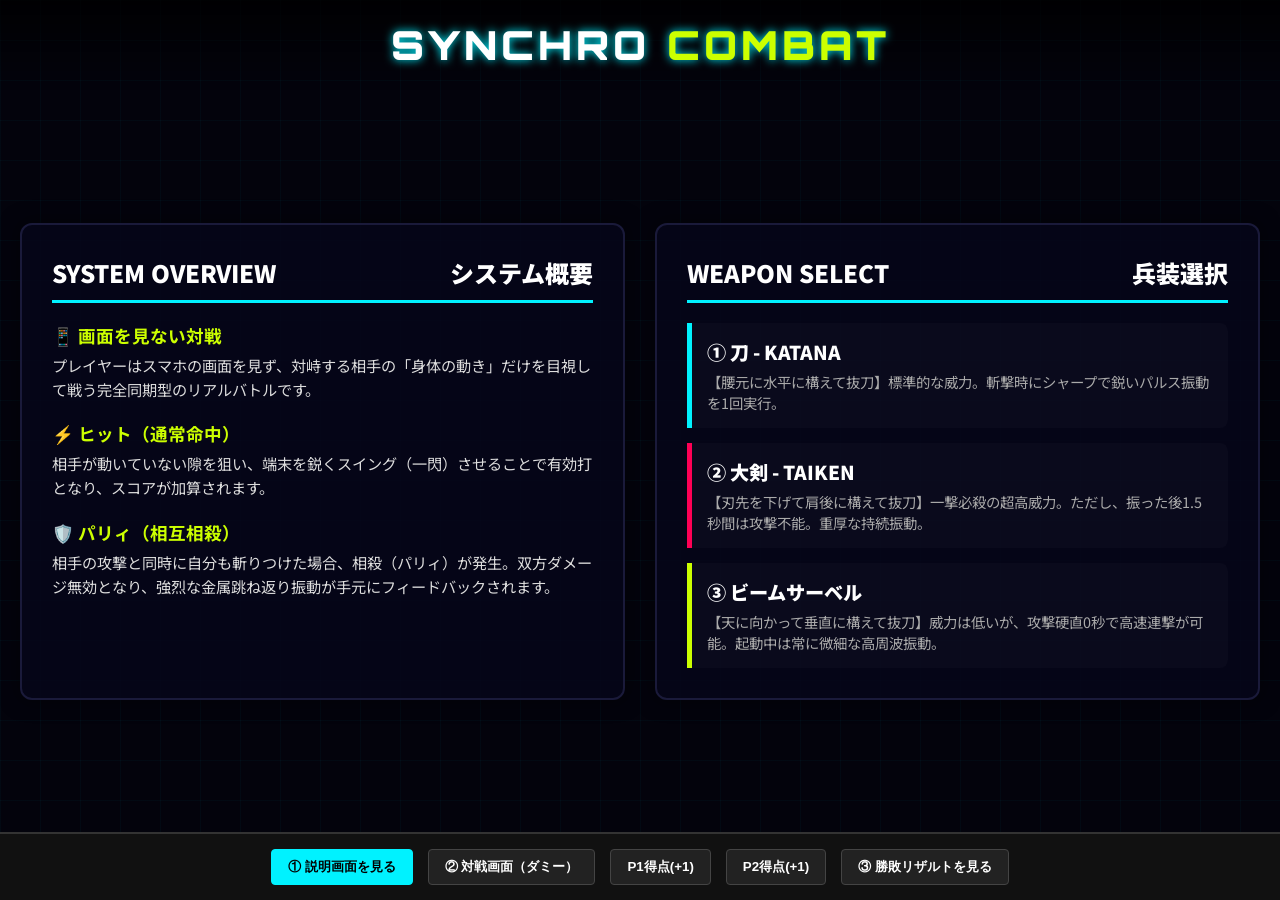
<file: b.html>
<!DOCTYPE html>
<html lang="ja">
<head>
    <meta charset="UTF-8">
    <meta name="viewport" content="width=device-width, initial-scale=1.0">
    <title>PHYSICAL COMBAT - MONITOR SYSTEM</title>
    <link rel="preconnect" href="https://fonts.googleapis.com">
    <link rel="preconnect" href="https://fonts.gstatic.com" crossorigin>
    <link href="https://fonts.googleapis.com/css2?family=Orbitron:wght@700;900&family=Noto+Sans+JP:wght@500;900&display=swap" rel="stylesheet">
    <style>
        :root {
            --bg-color: #03030c;
            --neon-blue: #00f2ff;
            --neon-red: #ff0055;
            --neon-yellow: #ccff00;
            --panel-bg: rgba(6, 6, 26, 0.85);
        }

        * { box-sizing: border-box; margin: 0; padding: 0; }
        body {
            background-color: var(--bg-color);
            color: #fff;
            font-family: 'Noto Sans JP', sans-serif;
            overflow-x: hidden;
            height: 100vh;
            display: flex;
            flex-direction: column;
            justify-content: space-between;
        }

        /* 背景グリッド */
        .grid-bg {
            position: fixed;
            top: 0; left: 0; width: 100%; height: 100%;
            background: 
                linear-gradient(rgba(0, 242, 255, 0.03) 1px, transparent 1px),
                linear-gradient(90deg, rgba(0, 242, 255, 0.03) 1px, transparent 1px);
            background-size: 40px 40px;
            z-index: -1;
        }

        /* ヘッダー */
        header {
            text-align: center;
            padding: 20px;
            background: linear-gradient(to bottom, rgba(0,0,0,0.8), transparent);
        }
        .logo {
            font-family: 'Orbitron', sans-serif;
            font-size: 2.5rem;
            font-weight: 900;
            letter-spacing: 4px;
            color: #fff;
            text-shadow: 0 0 10px var(--neon-blue);
        }
        .logo span { color: var(--neon-yellow); }

        /* メインコンテナ（画面切り替え用） */
        .main-content {
            flex-grow: 1;
            display: flex;
            justify-content: center;
            align-items: center;
            padding: 20px;
            width: 100%;
            max-width: 1400px;
            margin: 0 auto;
        }

        /* 画面共通スタイル */
        .screen {
            display: none;
            width: 100%;
            animation: fadeIn 0.5s ease forwards;
        }
        .screen.active { display: block; }

        @keyframes fadeIn {
            from { opacity: 0; transform: scale(0.98); }
            to { opacity: 1; transform: scale(1); }
        }

        /* ==========================================
           1. ゲーム説明画面 (GUIDE SCREEN)
        ========================================== */
        .guide-grid {
            display: grid;
            grid-template-columns: 1fr 1fr;
            gap: 30px;
        }
        .panel {
            background: var(--panel-bg);
            border: 2px solid #1a1a3a;
            border-radius: 12px;
            padding: 30px;
            box-shadow: 0 0 20px rgba(0, 0, 0, 0.5);
        }
        .panel-title {
            font-size: 1.5rem;
            font-weight: 900;
            margin-bottom: 20px;
            border-bottom: 3px solid var(--neon-blue);
            padding-bottom: 10px;
            display: flex;
            justify-content: space-between;
        }
        
        /* 武器カード */
        .weapon-list {
            display: flex;
            flex-direction: column;
            gap: 15px;
        }
        .weapon-card {
            background: rgba(255,255,255,0.02);
            border-left: 5px solid #fff;
            padding: 15px;
            border-radius: 0 8px 8px 0;
        }
        .weapon-card.katana { border-color: var(--neon-blue); }
        .weapon-card.taiken { border-color: var(--neon-red); }
        .weapon-card.saber { border-color: var(--neon-yellow); }
        
        .weapon-name { font-weight: 900; font-size: 1.2rem; margin-bottom: 5px; }
        .weapon-desc { font-size: 0.9rem; color: #aaa; }
        
        /* ルール解説 */
        .rule-box {
            margin-bottom: 20px;
        }
        .rule-box h4 { color: var(--neon-yellow); margin-bottom: 5px; font-size: 1.1rem;}
        .rule-box p { font-size: 0.95rem; color: #ddd; line-height: 1.6; }

        /* ==========================================
           2. リアルタイム対戦画面 (BATTLE SCREEN)
        ========================================== */
        .battle-arena {
            display: flex;
            justify-content: space-between;
            align-items: center;
            gap: 50px;
        }
        .fighter-box {
            flex: 1;
            text-align: center;
            padding: 40px;
            background: rgba(255,255,255,0.02);
            border-radius: 16px;
            position: relative;
        }
        .fighter-box.p1 { border: 2px solid var(--neon-blue); box-shadow: 0 0 30px rgba(0,242,255,0.2); }
        .fighter-box.p2 { border: 2px solid var(--neon-red); box-shadow: 0 0 30px rgba(255,0,85,0.2); }
        
        .fighter-name { font-family: 'Orbitron', sans-serif; font-size: 2rem; font-weight: 900; margin-bottom: 10px; }
        .score { font-family: 'Orbitron', sans-serif; font-size: 7rem; font-weight: 900; line-height: 1; }
        .p1 .score { color: var(--neon-blue); text-shadow: 0 0 20px var(--neon-blue); }
        .p2 .score { color: var(--neon-red); text-shadow: 0 0 20px var(--neon-red); }
        
        .vs-sign {
            font-family: 'Orbitron', sans-serif;
            font-size: 3rem;
            font-style: italic;
            font-weight: 900;
            color: var(--neon-yellow);
            text-shadow: 0 0 15px var(--neon-yellow);
        }

        /* ==========================================
           3. 勝敗判定リザルト (RESULT SCREEN)
        ========================================== */
        .result-box {
            text-align: center;
            background: var(--panel-bg);
            border: 3px solid var(--neon-yellow);
            border-radius: 20px;
            padding: 60px;
            max-width: 800px;
            margin: 0 auto;
            box-shadow: 0 0 50px rgba(204,255,0,0.2);
        }
        .winner-title {
            font-family: 'Orbitron', sans-serif;
            font-size: 4rem;
            font-weight: 900;
            color: var(--neon-yellow);
            text-shadow: 0 0 20px var(--neon-yellow);
            margin-bottom: 20px;
            letter-spacing: 2px;
        }
        .winner-name {
            font-size: 2.5rem;
            font-weight: 900;
            margin-bottom: 30px;
        }
        .final-scores {
            font-family: 'Orbitron', sans-serif;
            font-size: 2rem;
            color: #aaa;
        }

        /* 開発者用コントロールパネル（画面下部固定） */
        .dev-panel {
            background: #111;
            border-top: 2px solid #333;
            padding: 15px;
            display: flex;
            justify-content: center;
            gap: 15px;
            z-index: 100;
        }
        .dev-btn {
            background: #222;
            color: #fff;
            border: 1px solid #444;
            padding: 8px 16px;
            cursor: pointer;
            font-weight: bold;
            border-radius: 4px;
            transition: 0.2s;
        }
        .dev-btn:hover { background: #333; border-color: var(--neon-blue); }
        .dev-btn.active-btn { background: var(--neon-blue); color: #000; border-color: var(--neon-blue); }
    </style>
</head>
<body>

    <div class="grid-bg"></div>

    <header>
        <div class="logo">SYNCHRO <span>COMBAT</span></div>
    </header>

    <main class="main-content">

        <div id="screen-guide" class="screen active">
            <div class="guide-grid">
                <div class="panel">
                    <div class="panel-title">SYSTEM OVERVIEW<span>システム概要</span></div>
                    <div class="rule-box">
                        <h4>📱 画面を見ない対戦</h4>
                        <p>プレイヤーはスマホの画面を見ず、対峙する相手の「身体の動き」だけを目視して戦う完全同期型のリアルバトルです。</p>
                    </div>
                    <div class="rule-box">
                        <h4>⚡ ヒット（通常命中）</h4>
                        <p>相手が動いていない隙を狙い、端末を鋭くスイング（一閃）させることで有効打となり、スコアが加算されます。</p>
                    </div>
                    <div class="rule-box">
                        <h4>🛡️ パリィ（相互相殺）</h4>
                        <p>相手の攻撃と同時に自分も斬りつけた場合、相殺（パリィ）が発生。双方ダメージ無効となり、強烈な金属跳ね返り振動が手元にフィードバックされます。</p>
                    </div>
                </div>

                <div class="panel">
                    <div class="panel-title">WEAPON SELECT<span>兵装選択</span></div>
                    <div class="weapon-list">
                        <div class="weapon-card katana">
                            <div class="weapon-name">① 刀 - KATANA</div>
                            <div class="weapon-desc">【腰元に水平に構えて抜刀】標準的な威力。斬撃時にシャープで鋭いパルス振動を1回実行。</div>
                        </div>
                        <div class="weapon-card taiken">
                            <div class="weapon-name">② 大剣 - TAIKEN</div>
                            <div class="weapon-desc">【刃先を下げて肩後に構えて抜刀】一撃必殺の超高威力。ただし、振った後1.5秒間は攻撃不能。重厚な持続振動。</div>
                        </div>
                        <div class="weapon-card saber">
                            <div class="weapon-name">③ ビームサーベル</div>
                            <div class="weapon-desc">【天に向かって垂直に構えて抜刀】威力は低いが、攻撃硬直0秒で高速連撃が可能。起動中は常に微細な高周波振動。</div>
                        </div>
                    </div>
                </div>
            </div>
        </div>

        <div id="screen-battle" class="screen">
            <div class="battle-arena">
                <div class="fighter-box p1">
                    <div class="fighter-name">PLAYER 1</div>
                    <div class="score" id="p1-score">0</div>
                </div>
                <div class="vs-sign">VS</div>
                <div class="fighter-box p2">
                    <div class="fighter-name">PLAYER 2</div>
                    <div class="score" id="p2-score">0</div>
                </div>
            </div>
        </div>

        <div id="screen-result" class="screen">
            <div class="result-box">
                <div class="winner-title">VICTORY</div>
                <div class="winner-name" id="winner-display">PLAYER 1 WIN!</div>
                <div class="final-scores" id="final-score-display">00 VS 00</div>
            </div>
        </div>

    </main>

    <div class="dev-panel">
        <button class="dev-btn active-btn" onclick="switchScreen('guide', this)">① 説明画面を見る</button>
        <button class="dev-btn" onclick="switchScreen('battle', this)">② 対戦画面（ダミー）</button>
        <button class="dev-btn" onclick="addScore(1)">P1得点(+1)</button>
        <button class="dev-btn" onclick="addScore(2)">P2得点(+1)</button>
        <button class="dev-btn" onclick="showResult()">③ 勝敗リザルトを見る</button>
    </div>

    <script>
        let p1Score = 0;
        let p2Score = 0;

        // 画面の切り替え
        function switchScreen(screenId, btn) {
            // 全画面を非表示に
            document.querySelectorAll('.screen').forEach(s => s.classList.remove('active'));
            // 指定画面を表示
            document.getElementById('screen-' + screenId).classList.add('active');

            // ボタンのスタイル変更
            if(btn) {
                document.querySelectorAll('.dev-btn').forEach(b => b.classList.remove('active-btn'));
                btn.classList.add('active-btn');
            }
        }

        // ダミーのスコア加算機能（Firebase連携時はここをonSnapshotに書き換える）
        function addScore(player) {
            switchScreen('battle');
            if(player === 1) {
                p1Score++;
                document.getElementById('p1-score').innerText = p1Score;
            } else {
                p2Score++;
                document.getElementById('p2-score').innerText = p2Score;
            }
        }

        // 勝敗判定ロジックのシミュレーション
        function showResult() {
            let winnerText = "";
            if (p1Score > p2Score) {
                winnerText = "PLAYER 1 WIN!";
            } else if (p2Score > p1Score) {
                winnerText = "PLAYER 2 WIN!";
            } else {
                winnerText = "DRAW GAME";
            }

            document.getElementById('winner-display').innerText = winnerText;
            document.getElementById('final-score-display').innerText = `${p1Score}  -  ${p2Score}`;
            
            switchScreen('result');
        }
    </script>
</body>
</html>
</file>
